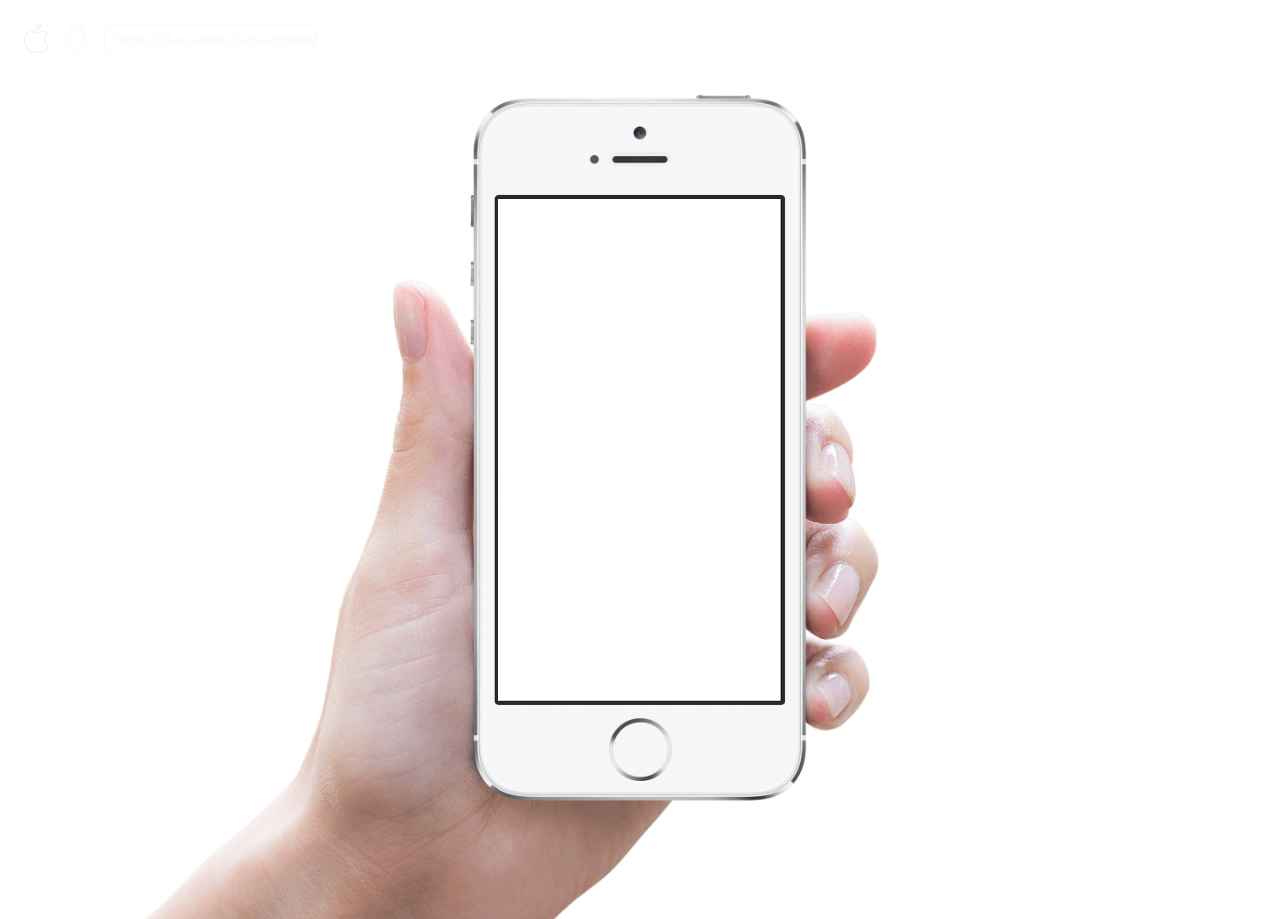
<file: _framer/sf-result-carousel/index.html>
<!-- Copyright 2014, Josh Puckett -->
<!DOCTYPE html>
<html class="no-js">
  <head>
    <meta charset="utf-8">
    <meta http-equiv="X-UA-Compatible" content="IE=edge,chrome=1">
    <title>Frameview</title>
    <meta name="description" content="">
    <meta name="viewport" content="width=device-width, initial-scale=1">

    <link rel="stylesheet" href="css/normalize.min.css">
    <link rel="stylesheet" href="css/main.css">

    <script src="js/vendor/modernizr-2.6.2.min.js"></script>
  </head>
  <body>
    <div id="controls">
      <a href="#" id="iphone" class="iphoneactive"></a>
      <a href="#" id="android" class="android"></a>
      <input type="text" placeholder="Enter url..." class="prototypeinput" onkeydown="search(this)"/>
    </div>
    <div id ="viewer">
      <iframe id="frame" src="https://s3-us-west-2.amazonaws.com/work.scottcormier.com/sf-results.framer/index.html" ></iframe>
    </div>
    <div id="hand"></div>

    <script src="//ajax.googleapis.com/ajax/libs/jquery/1.11.0/jquery.min.js"></script>
    <script>window.jQuery || document.write('<script src="js/vendor/jquery-1.11.0.min.js"><\/script>')</script>
    <script src="js/main.js"></script>
  </body>
</html>
</file>
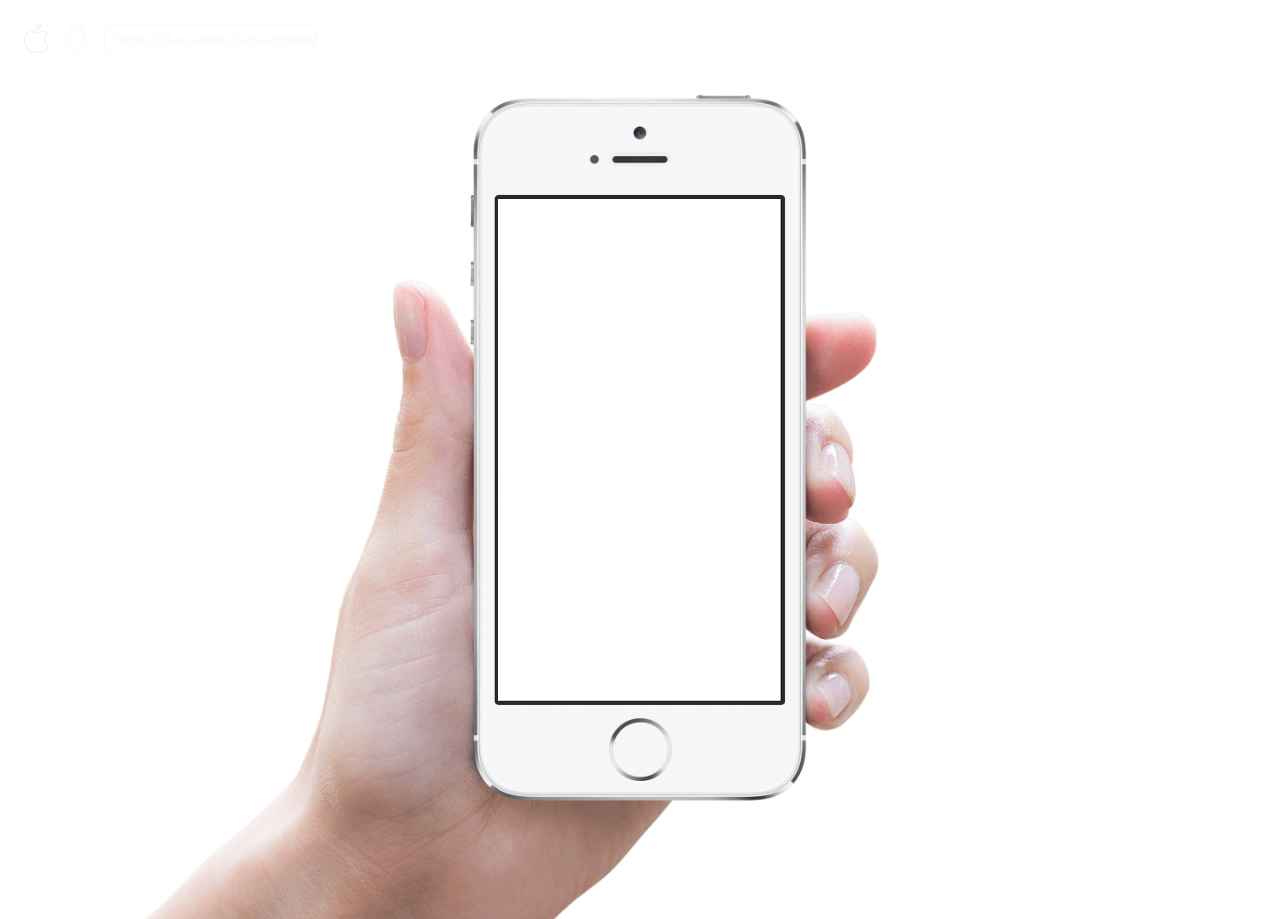
<file: _framer/sf-results/index.html>
<!-- Copyright 2014, Josh Puckett -->
<!DOCTYPE html>
<html class="no-js">
  <head>
    <meta charset="utf-8">
    <meta http-equiv="X-UA-Compatible" content="IE=edge,chrome=1">
    <title>Stylefind - Results Swipe</title>
    <meta name="description" content="">
    <meta name="viewport" content="width=device-width, initial-scale=1">

    <link rel="stylesheet" href="css/normalize.min.css">
    <link rel="stylesheet" href="css/main.css">

    <script src="js/vendor/modernizr-2.6.2.min.js"></script>
  </head>
  <body>
    <div id="controls">
      <a href="#" id="iphone" class="iphoneactive"></a>
      <a href="#" id="android" class="android"></a>
      <input type="text" placeholder="Enter url..." class="prototypeinput" onkeydown="search(this)"/>
    </div>
    <div id ="viewer">
      <iframe id="frame" src="https://s3-us-west-2.amazonaws.com/work.scottcormier.com/sf-results.framer/index.html" ></iframe>
    </div>
    <div id="hand"></div>

    <script src="//ajax.googleapis.com/ajax/libs/jquery/1.11.0/jquery.min.js"></script>
    <script>window.jQuery || document.write('<script src="js/vendor/jquery-1.11.0.min.js"><\/script>')</script>
    <script src="js/main.js"></script>
  </body>
</html>
</file>
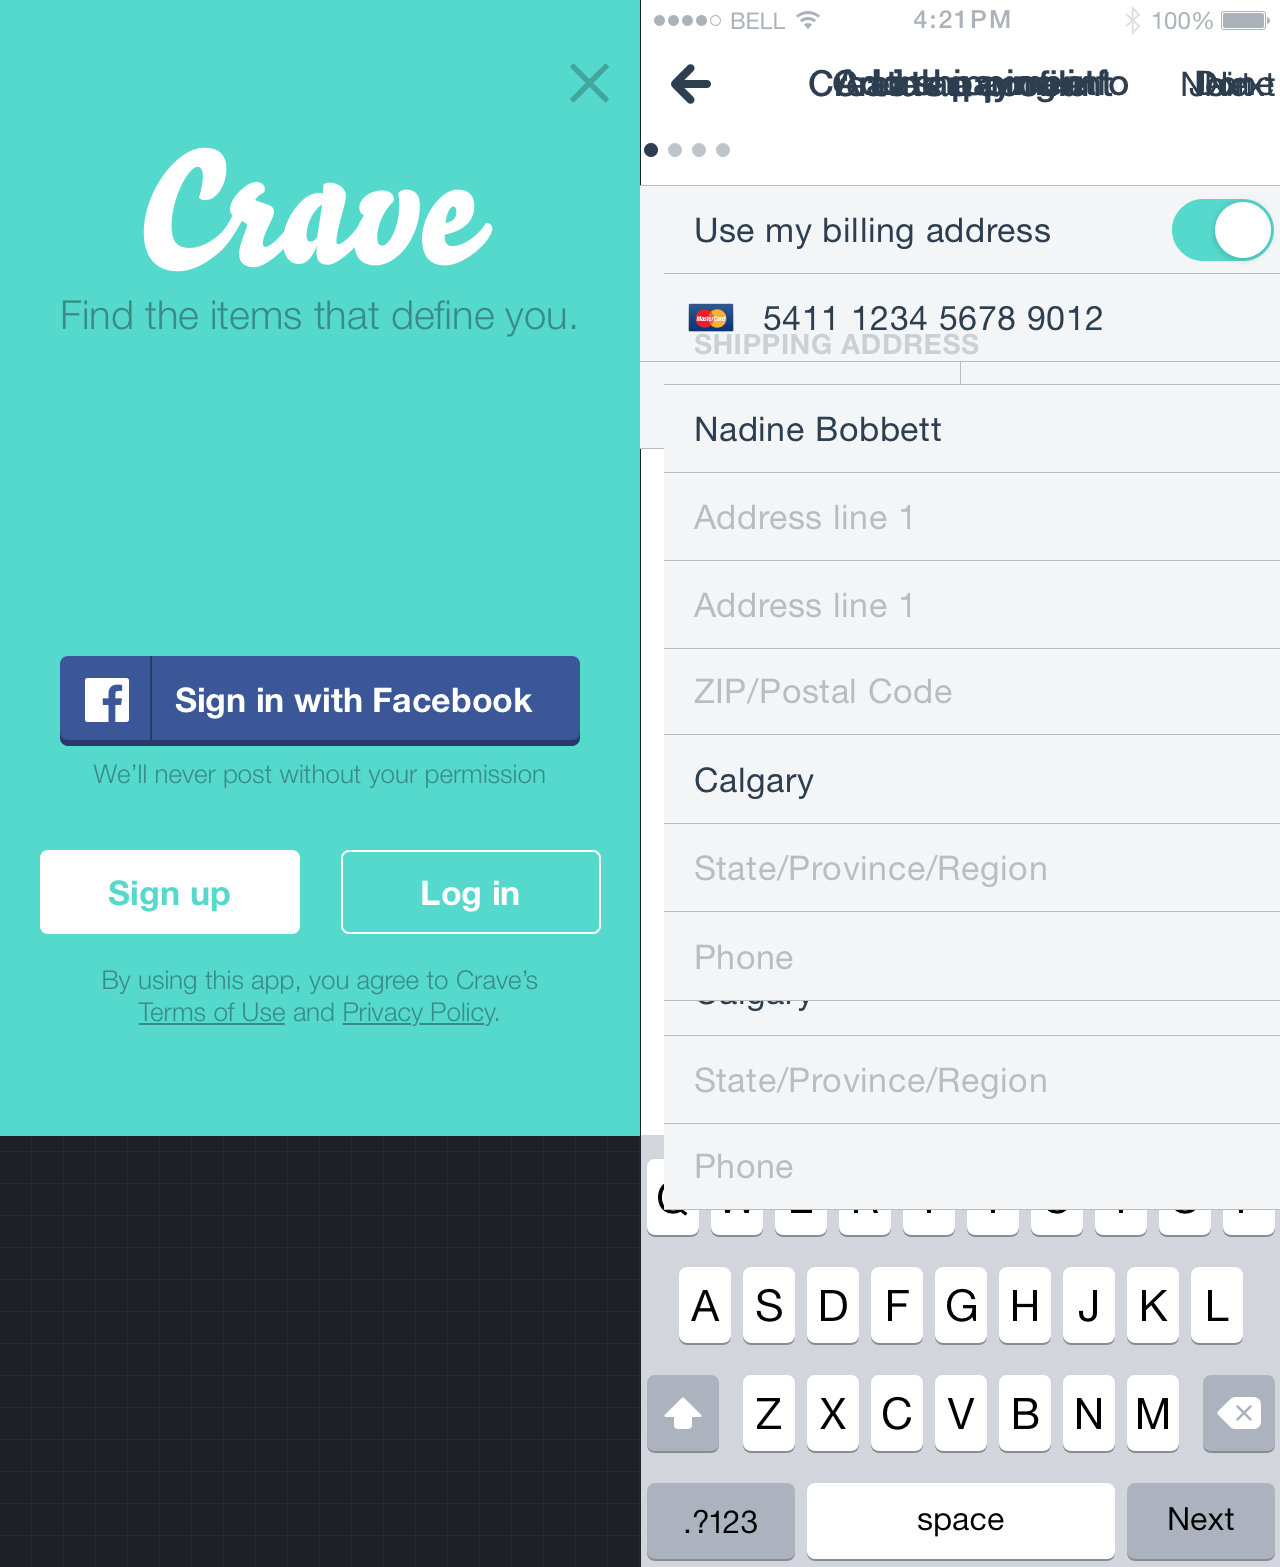
<file: _framer/sf-signup-flow.framer/index.html>
<!DOCTYPE html>
<html>
	<head>
		<meta charset="utf-8">
		
		<meta name="apple-mobile-web-app-capable" content="yes">
		<meta name="apple-mobile-web-app-status-bar-style" content="black">
		<meta name="format-detection" content="telephone=no">
		<meta name="viewport" content="width=device-width, height=device-height, initial-scale=0.5, maximum-scale=0.5, target-densitydpi=device-dpi, user-scalable=no">

		<link rel="stylesheet" type="text/css" href="framer/style.css">

		<script src="framer/coffee-script.js"></script>
		<script src="framer/framer.js"></script>
		<script src="framer/init.js"></script>

	</head>
	<body>
	</body>
</html>
</file>
<file: _framer/sf-result-carousel/css/main.css>
/*Copyright 2014, Josh Puckett*/

* {
    margin: 0;
    padding: 0;
    border: 0 none;
    outline: none;  
    cursor: url("https://s3-us-west-2.amazonaws.com/tweakapp.co/Framewebview/bobble.png"), default;
}

html, body {
  overflow: hidden;
}

iframe {
    background-color: white;
    width: 640px;
    height: 1136px;
}

#controls {
  height: 50px;
  padding: 24px;
  position: absolute;
  cursor: pointer;
  z-index: 100;
  opacity: 0.1
}

.iphone {
  width: 25px;
  height: 29px;
  display: block;
  float: left;
  background: url("../img/btnsprite.png") 0px 0px no-repeat;
  background-size: 50px 58px;
  cursor: pointer;
}

.iphoneactive {
  width: 25px;
  height: 29px;
  display: block;
  float: left;
  background: url("../img/btnsprite.png") 0px -29px no-repeat;
  background-size: 50px 58px;
  cursor: pointer;
}

.android {
  width: 25px;
  height: 29px;
  display: block;
  margin-left: 15px;
  float: left;
  background: url("../img/btnsprite.png") -25px 0px no-repeat;
  background-size: 50px 58px;
  cursor: pointer;
}

.androidactive {
  width: 25px;
  margin-left: 15px;
  height: 29px;
  display: block;
  float: left;
  background: url("../img/btnsprite.png") -25px -29px no-repeat;
  background-size: 50px 58px;
  cursor: pointer;
}

.prototypeinput {
  float: left;
  border-radius: 4px;
  border: 1px solid #cccccf;
  height: 29px;
  width: 200px;
  margin-left: 15px;
  font-size: 14px;
  font-family: "Helvetica Neue", sans-serif;
  padding-left: 10px;
  color: #cccccf;
  cursor: pointer;
}

.prototypeinput:focus{
    border:1px solid #0e8ae7;
}

::-webkit-input-placeholder {
   color: #cccccf;
}

:-moz-placeholder { /* Firefox 18- */
   color: #cccccf;  
}

::-moz-placeholder {  /* Firefox 19+ */
   color: #cccccf;  
}

#viewer {
  width: 792px;
  height: 1630px;
  background-image: url("../img/iphone_white.png");
  background-position: 50% 50%;
  background-size: cover;
  background-repeat: none;
}

#hand {
  background-image: url("../img/hand.png");
  background-size: cover;
  background-repeat: none;
  z-index: -1;
}
</file>
<file: _framer/sf-results/css/main.css>
/*Copyright 2014, Josh Puckett*/

* {
    margin: 0;
    padding: 0;
    border: 0 none;
    outline: none;  
    cursor: url("https://s3-us-west-2.amazonaws.com/tweakapp.co/Framewebview/bobble.png"), default;
}

html, body {
  overflow: hidden;
}

iframe {
    background-color: white;
    width: 640px;
    height: 1136px;
}

#controls {
  height: 50px;
  padding: 24px;
  position: absolute;
  cursor: pointer;
  z-index: 100;
  opacity: 0.1
}

.iphone {
  width: 25px;
  height: 29px;
  display: block;
  float: left;
  background: url("../img/btnsprite.png") 0px 0px no-repeat;
  background-size: 50px 58px;
  cursor: pointer;
}

.iphoneactive {
  width: 25px;
  height: 29px;
  display: block;
  float: left;
  background: url("../img/btnsprite.png") 0px -29px no-repeat;
  background-size: 50px 58px;
  cursor: pointer;
}

.android {
  width: 25px;
  height: 29px;
  display: block;
  margin-left: 15px;
  float: left;
  background: url("../img/btnsprite.png") -25px 0px no-repeat;
  background-size: 50px 58px;
  cursor: pointer;
}

.androidactive {
  width: 25px;
  margin-left: 15px;
  height: 29px;
  display: block;
  float: left;
  background: url("../img/btnsprite.png") -25px -29px no-repeat;
  background-size: 50px 58px;
  cursor: pointer;
}

.prototypeinput {
  float: left;
  border-radius: 4px;
  border: 1px solid #cccccf;
  height: 29px;
  width: 200px;
  margin-left: 15px;
  font-size: 14px;
  font-family: "Helvetica Neue", sans-serif;
  padding-left: 10px;
  color: #cccccf;
  cursor: pointer;
}

.prototypeinput:focus{
    border:1px solid #0e8ae7;
}

::-webkit-input-placeholder {
   color: #cccccf;
}

:-moz-placeholder { /* Firefox 18- */
   color: #cccccf;  
}

::-moz-placeholder {  /* Firefox 19+ */
   color: #cccccf;  
}

#viewer {
  width: 792px;
  height: 1630px;
  background-image: url("../img/iphone_white.png");
  background-position: 50% 50%;
  background-size: cover;
  background-repeat: none;
}

#hand {
  background-image: url("../img/hand.png");
  background-size: cover;
  background-repeat: none;
  z-index: -1;
}
</file>
<file: _framer/sf-signup-flow.framer/framer/style.css>
* {
	margin: 0;
	padding: 0;
	border: none;
	cursor: url('images/cursor.png') 39 39, auto;
	/*
	cursor: -webkit-image-set(
		url('images/cursor.png') 1x,
		url('images/cursor@2x.png') 2x
	) 39 39, auto;
	*/
	-webkit-user-select: none;
	-webkit-tap-highlight-color: rgba(0,0,0,0);
}

body {
	background: black url("images/background.png") repeat scroll top left;
	font: 28px/1em "Helvetica";
	color: #FFF;
}

a {
	color: #FFF;
}

::-webkit-scrollbar {
	display: none;
}

.framerAlert {
	font: 12px/1.6em Menlo;
	margin: 10px;
}
</file>
